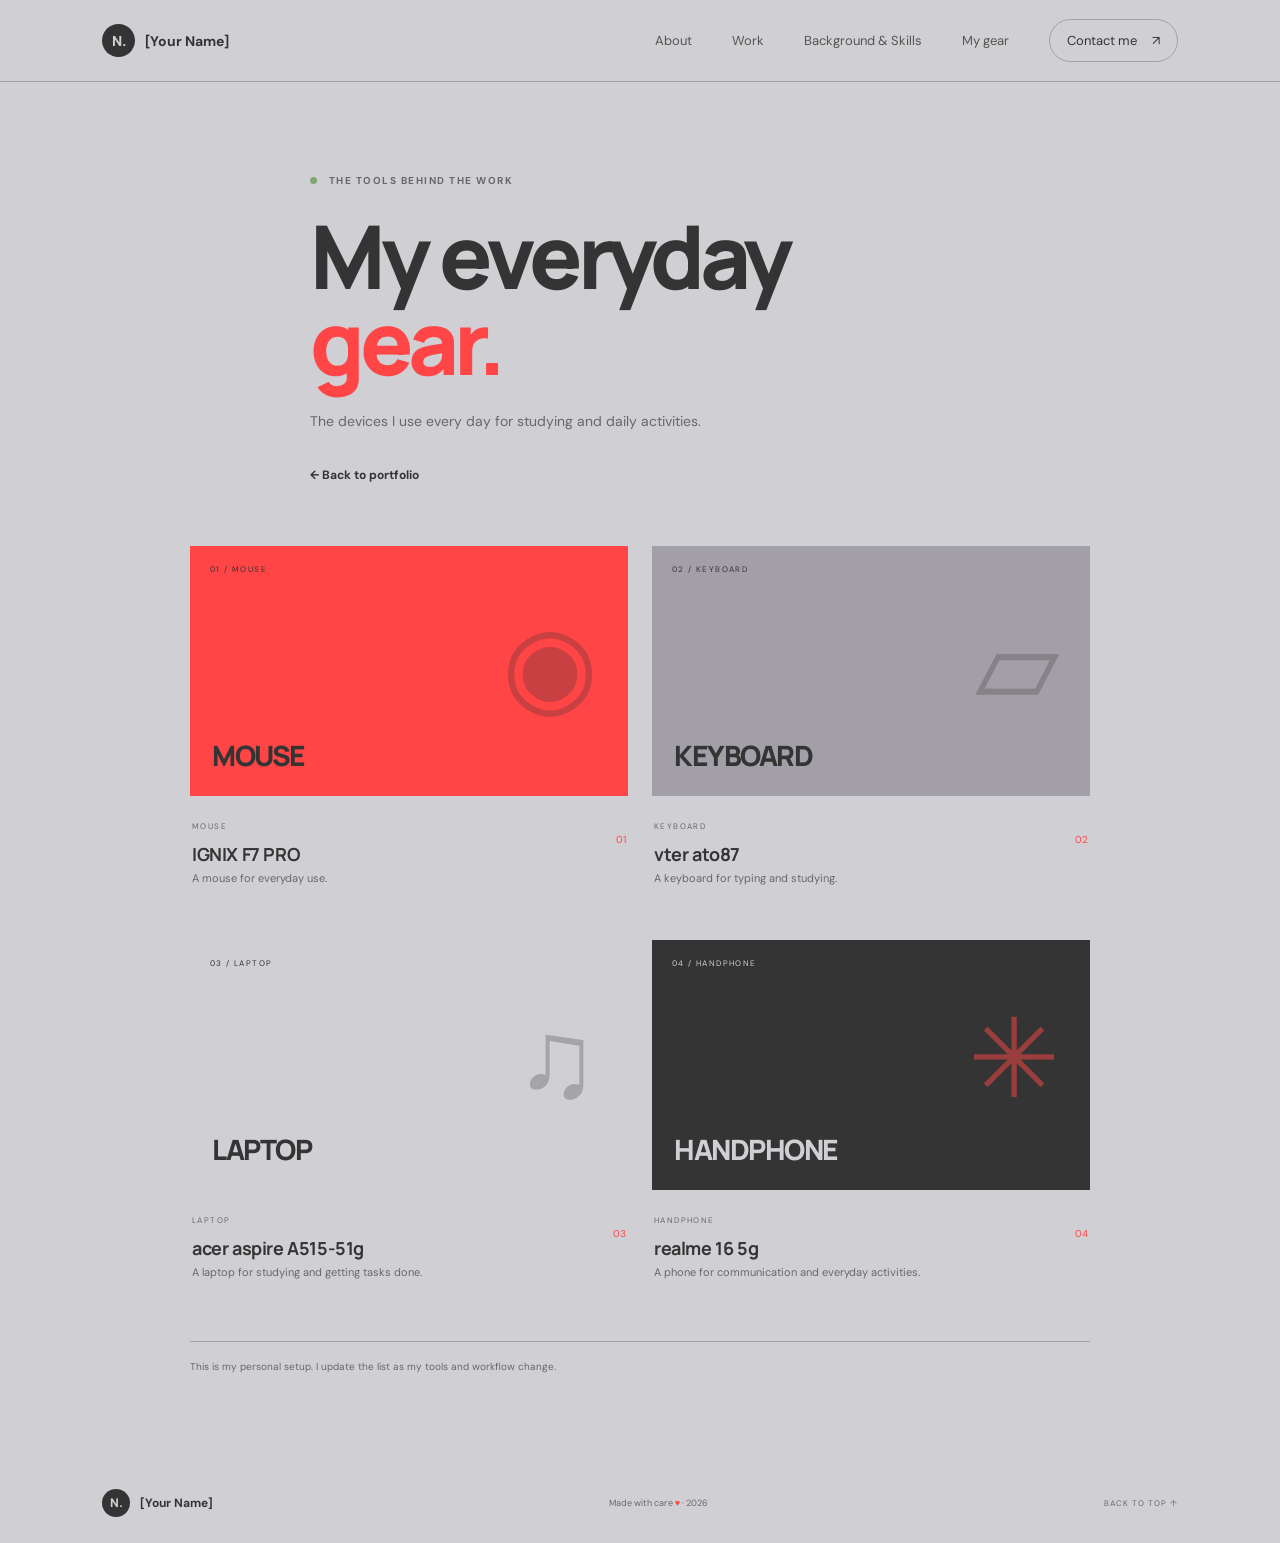
<file: gear.html>
<!doctype html>
<html lang="en">
<head>
  <meta charset="utf-8">
  <meta name="viewport" content="width=device-width, initial-scale=1">
  <meta name="theme-color" content="#d0d0d4">
  <meta name="description" content="A look at the gear I use every day.">
  <title>My Gear</title>
  <link rel="preconnect" href="https://fonts.googleapis.com">
  <link rel="preconnect" href="https://fonts.gstatic.com" crossorigin>
  <link href="https://fonts.googleapis.com/css2?family=DM+Sans:wght@400;500;600;700&family=Manrope:wght@400;500;600;700;800&display=swap" rel="stylesheet">
  <link rel="stylesheet" href="style.css">
  <link rel="stylesheet" href="gear.css">
</head>
<body id="top">
  <header class="topbar">
    <a class="brand" href="index.html"><span class="brand-mark">N.</span><span>[Your Name]</span></a>
    <button class="menu-toggle" aria-label="Open menu" aria-expanded="false">&#9776;</button>
    <nav class="nav-links" aria-label="Main navigation">
      <a href="index.html#about">About</a><a href="index.html#work">Work</a><a href="legacy_work.html">Background &amp; Skills</a><a href="gear.html" aria-current="page">My gear</a><a href="index.html#contact" class="nav-cta">Contact me <span>↗</span></a>
    </nav>
  </header>
  <main class="gear-page">
    <section class="gear-intro">
      <p class="eyebrow"><span class="status-dot"></span> THE TOOLS BEHIND THE WORK</p>
      <h1>My everyday<br><em>gear.</em></h1>
      <p>The devices I use every day for studying and daily activities.</p>
      <a class="gear-back" href="index.html">← Back to portfolio</a>
    </section>
    <section class="gear-list" aria-label="My gear list">
      <article class="gear-card">
        <div class="gear-art gear-camera"><span>01 / MOUSE</span><b>MOUSE</b><i>◉</i></div>
        <div class="gear-copy"><div><span class="gear-category">MOUSE</span><h2>IGNIX F7 PRO</h2><p>A mouse for everyday use.</p></div><span class="gear-number">01</span></div>
      </article>
      <article class="gear-card">
        <div class="gear-art gear-computer"><span>02 / KEYBOARD</span><b>KEYBOARD</b><i>▱</i></div>
        <div class="gear-copy"><div><span class="gear-category">KEYBOARD</span><h2>vter ato87</h2><p>A keyboard for typing and studying.</p></div><span class="gear-number">02</span></div>
      </article>
      <article class="gear-card">
        <div class="gear-art gear-audio"><span>03 / LAPTOP</span><b>LAPTOP</b><i>♫</i></div>
        <div class="gear-copy"><div><span class="gear-category">LAPTOP</span><h2>acer aspire A515-51g</h2><p>A laptop for studying and getting tasks done.</p></div><span class="gear-number">03</span></div>
      </article>
      <article class="gear-card">
        <div class="gear-art gear-carry"><span>04 / HANDPHONE</span><b>HANDPHONE</b><i>✳</i></div>
        <div class="gear-copy"><div><span class="gear-category">HANDPHONE</span><h2>realme 16 5g</h2><p>A phone for communication and everyday activities.</p></div><span class="gear-number">04</span></div>
      </article>
    </section>
    <p class="gear-note">This is my personal setup. I update the list as my tools and workflow change.</p>
  </main>
  <footer><a class="brand" href="index.html"><span class="brand-mark">N.</span><span>[Your Name]</span></a><span>Made with care <span class="heart">♥</span> · 2026</span><a href="#top">BACK TO TOP ↑</a></footer>
  <script src="script.js"></script>
</body>
</html>
</file>
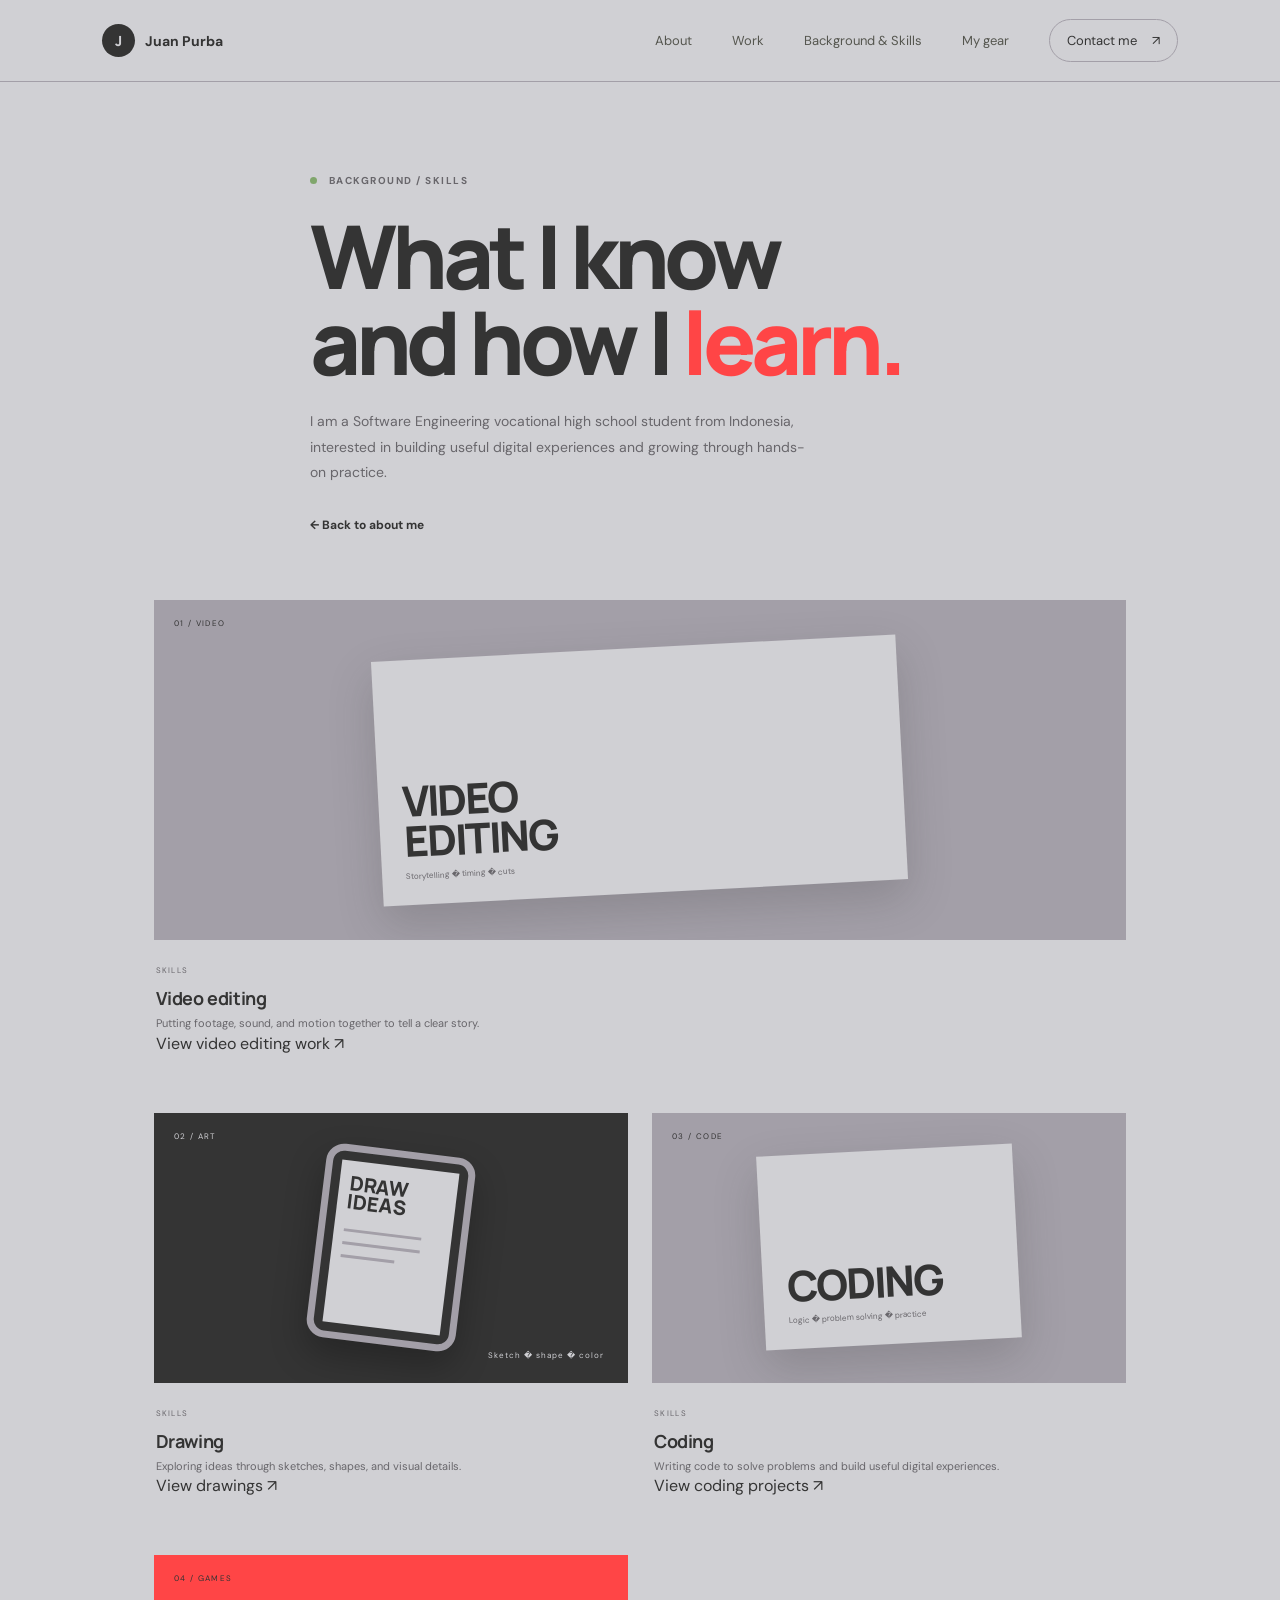
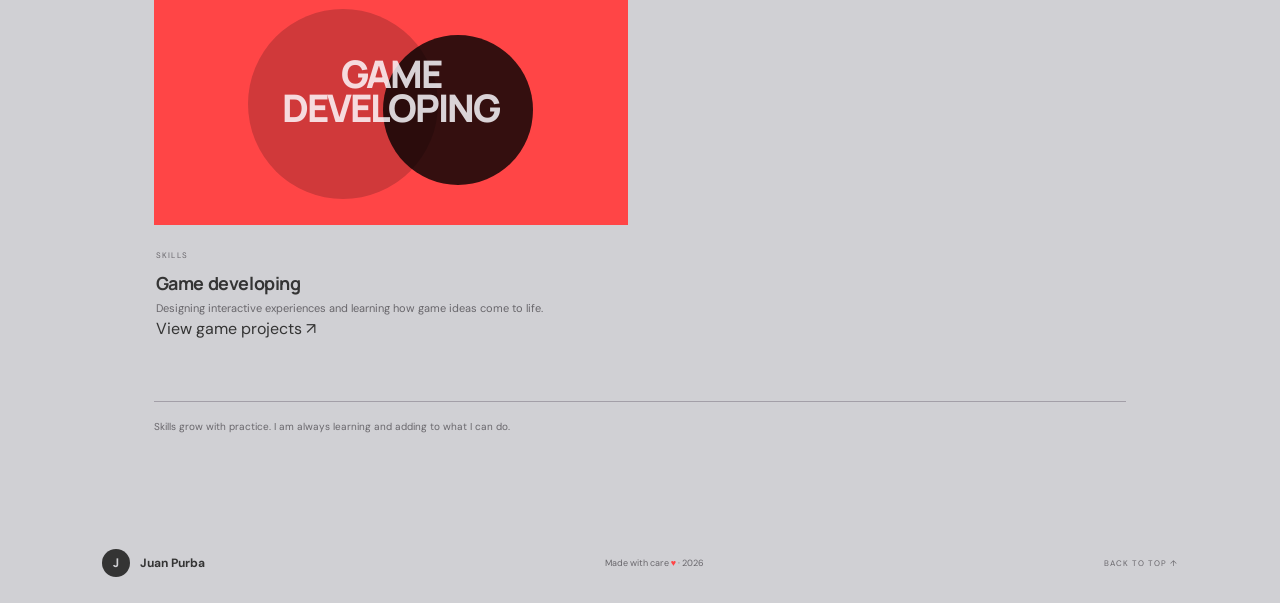
<file: legacy_work.html>
<!doctype html>
<html lang="en">
<head>
  <meta charset="utf-8">
  <meta name="viewport" content="width=device-width, initial-scale=1">
  <meta name="theme-color" content="#d0d0d4">
  <meta name="description" content="Background and skills of Juan Purba.">
  <title>Background & Skills — Juan Purba</title>
  <link rel="preconnect" href="https://fonts.googleapis.com">
  <link rel="preconnect" href="https://fonts.gstatic.com" crossorigin>
  <link href="https://fonts.googleapis.com/css2?family=DM+Sans:wght@400;500;600;700&family=Manrope:wght@400;500;600;700;800&display=swap" rel="stylesheet">
  <link rel="stylesheet" href="style.css">
  <link rel="stylesheet" href="legacy_work.css">
</head>
<body id="top">
  <header class="topbar">
    <a class="brand" href="index.html"><span class="brand-mark">J</span><span>Juan Purba</span></a>
    <button class="menu-toggle" aria-label="Open menu" aria-expanded="false">&#9776;</button>
    <nav class="nav-links" aria-label="Main navigation">
      <a href="index.html#about">About</a><a href="index.html#work">Work</a><a href="legacy_work.html" aria-current="page">Background &amp; Skills</a><a href="gear.html">My gear</a><a href="index.html#contact" class="nav-cta">Contact me <span>↗</span></a>
    </nav>
  </header>
  <main class="legacy-page">
    <section class="legacy-intro">
      <p class="eyebrow"><span class="status-dot"></span> BACKGROUND / SKILLS</p>
      <h1>What I know<br>and how I <em>learn.</em></h1>
      <p>I am a Software Engineering vocational high school student from Indonesia, interested in building useful digital experiences and growing through hands-on practice.</p>
      <a class="legacy-back" href="index.html#about">&larr; Back to about me</a>    </section>
    <section class="legacy-archive" aria-label="Background and skills">
      <article class="legacy-item">
        <div class="legacy-art archive-one"><span class="legacy-index">01 / VIDEO</span><div class="legacy-window"><b>VIDEO<br>EDITING</b><small>Storytelling � timing � cuts</small></div></div>
        <div class="legacy-meta"><div><span>SKILLS</span><h2>Video editing</h2><p>Putting footage, sound, and motion together to tell a clear story.</p><a href="#" aria-label="Add a link for Video editing">View video editing work &#8599;</a></div></div>
      </article>
      <article class="legacy-item">
        <div class="legacy-art archive-three"><span class="legacy-index">02 / ART</span><div class="legacy-device"><div class="device-screen"><span>DRAW<br>IDEAS</span><i></i><i></i><i></i></div></div><span class="device-caption">Sketch � shape � color</span></div>
        <div class="legacy-meta"><div><span>SKILLS</span><h2>Drawing</h2><p>Exploring ideas through sketches, shapes, and visual details.</p><a href="#" aria-label="Add a link for Drawing">View drawings &#8599;</a></div></div>
      </article>
      <article class="legacy-item">
        <div class="legacy-art archive-one"><span class="legacy-index">03 / CODE</span><div class="legacy-window"><b>CODING</b><small>Logic � problem solving � practice</small></div></div>
        <div class="legacy-meta"><div><span>SKILLS</span><h2>Coding</h2><p>Writing code to solve problems and build useful digital experiences.</p><a href="#" aria-label="Add a link for Coding">View coding projects &#8599;</a></div></div>
      </article>
      <article class="legacy-item">
        <div class="legacy-art archive-two"><span class="legacy-index">04 / GAMES</span><div class="legacy-shape shape-a"></div><div class="legacy-shape shape-b"></div><b class="archive-word">GAME<br>DEVELOPING</b></div>
        <div class="legacy-meta"><div><span>SKILLS</span><h2>Game developing</h2><p>Designing interactive experiences and learning how game ideas come to life.</p><a href="#" aria-label="Add a link for Game developing">View game projects &#8599;</a></div></div>
      </article>
    </section>
    <p class="legacy-note">Skills grow with practice. I am always learning and adding to what I can do.</p>
  </main>  <footer><a class="brand" href="index.html"><span class="brand-mark">J</span><span>Juan Purba</span></a><span>Made with care <span class="heart">♥</span> · 2026</span><a href="#top">BACK TO TOP ↑</a></footer>
  <script src="script.js"></script>
</body>
</html>
</file>
<file: style.css>
@import url('https://fonts.googleapis.com/css2?family=DM+Sans:wght@400;500;600;700&family=Manrope:wght@400;500;600;700;800&display=swap');
:root{--palette-red:#ff4546;--palette-light:#d0d0d4;--palette-gray:#a39fa8;--palette-charcoal:#343434;--paper:var(--palette-light);--ink:var(--palette-charcoal);--muted:#68666b;--line:var(--palette-gray);--orange:var(--palette-red);--green:var(--palette-gray)}*{box-sizing:border-box}html{scroll-behavior:smooth}body{margin:0;background:var(--paper);color:var(--ink);font-family:'DM Sans',sans-serif}a{color:inherit;text-decoration:none}.topbar{height:82px;padding:0 8%;display:flex;align-items:center;justify-content:space-between;border-bottom:1px solid var(--line)}.brand{display:flex;align-items:center;gap:10px;font-size:14px;font-weight:700}.brand-mark{width:33px;height:33px;border-radius:50%;display:grid;place-items:center;background:var(--ink);color:var(--paper);font:800 14px Manrope}.nav-links{display:flex;align-items:center;gap:40px;font-size:13px;color:#55564f}.nav-links a:hover,.text-link:hover{color:var(--orange)}.nav-cta{padding:12px 17px;border:1px solid var(--line);border-radius:30px;color:var(--ink)}.nav-cta span{margin-left:12px}.menu-toggle{display:none}.hero{min-height:650px;padding:90px 12% 55px;display:grid;grid-template-columns:1.1fr .9fr;gap:8%;position:relative;align-items:center}.eyebrow{font-size:10px;letter-spacing:1.5px;font-weight:700;color:var(--muted)}.status-dot{display:inline-block;width:7px;height:7px;background:#80a66c;border-radius:50%;margin-right:8px}.hero h1{font:800 clamp(52px,7vw,88px)/1.04 Manrope;letter-spacing:-5px;margin:30px 0 15px}.name{color:var(--orange)}.period{color:var(--ink)}.role{font-size:17px;font-weight:600;margin:0 0 14px}.intro{font-size:14px;line-height:1.8;color:var(--muted);max-width:410px}.hero-actions{display:flex;align-items:center;gap:28px;margin-top:28px;font-size:12px;font-weight:600}.button{padding:15px 20px;border-radius:30px}.button-dark{background:var(--ink);color:white}.button-dark span{padding-left:16px}.text-link span{padding-left:7px}.socials{display:flex;align-items:center;gap:16px;margin-top:50px;font-size:11px}.socials>span{font-size:9px;letter-spacing:1.4px;color:#98988f;margin-right:6px}.socials a{font-size:10px;border-bottom:1px solid var(--line);padding-bottom:3px}.hero-visual{height:420px;position:relative;background:#e5e2d8;overflow:hidden}.portrait-placeholder{position:absolute;inset:0;width:100%;height:100%;display:block;object-fit:cover;background:#e5e2d8}.visual-note{position:absolute;bottom:23px;left:-20px;background:var(--paper);padding:15px 18px;display:flex;gap:12px;align-items:center;font-weight:700;font-size:9px;letter-spacing:1px;box-shadow:0 8px 30px #34342a12}.visual-note small{display:inline-block;margin-top:5px;font-size:10px;letter-spacing:0;font-weight:400;color:var(--muted)}.note-star{font-size:23px;color:var(--orange)}.visual-index{position:absolute;right:18px;bottom:20px;color:white;font-size:10px;letter-spacing:2px}.scroll-cue{position:absolute;left:12%;bottom:25px;display:flex;align-items:center;gap:12px;font-size:8px;letter-spacing:1.6px;color:var(--muted)}.scroll-cue span{display:inline-block;height:1px;width:35px;background:var(--orange)}.section{padding:100px 12%;border-top:1px solid var(--line)}.section-label{font-size:9px;letter-spacing:1.6px;color:var(--muted);font-weight:700}.section-label span{color:var(--orange);margin-right:13px}.about-content{display:grid;grid-template-columns:1fr 1fr;gap:9%;margin-top:48px}.section h2{font:700 clamp(36px,4.5vw,56px)/1.17 Manrope;letter-spacing:-2.7px;margin:0}.section h2 em{color:var(--orange);font-style:normal}.about-details{font-size:13px;line-height:1.85;color:var(--muted)}.about-details p{margin:0 0 16px}.about-details strong{color:var(--ink)}.bio-grid{border-top:1px solid var(--line);margin-top:30px;padding-top:22px;display:grid;grid-template-columns:1fr 1fr;gap:24px 14px}.bio-grid div{display:flex;flex-direction:column;gap:7px}.bio-grid span{font-size:8px;letter-spacing:1.4px;color:#9a9a91}.bio-grid strong,.bio-grid a{font-size:11px;color:var(--ink);font-weight:600}.work{background:#a39fa8}.work-heading{display:flex;justify-content:space-between;align-items:end;margin:44px 0 40px}.work-heading>p{font-size:12px;line-height:1.7;color:var(--muted)}.project-grid{display:grid;grid-template-columns:repeat(3,1fr);gap:20px}.project-art{height:260px;position:relative;overflow:hidden;display:grid;place-items:center}.art-one{background:#d0d0d4}.art-two{background:#ff4546}.art-three{background:#a39fa8}.art-tag{position:absolute;top:16px;left:16px;font-size:8px;letter-spacing:1px;z-index:1}.mock-window{width:69%;height:68%;background:#d0d0d4;padding:13px 15px;box-shadow:0 12px 35px #383c3030;transform:rotate(-4deg);position:relative}.mock-dots{font-size:6px;color:#d27c62;letter-spacing:2px}.mock-heading{font:700 24px/1.1 Manrope;margin-top:15px;letter-spacing:-1px}.mock-heading i{color:#758766}.mock-line{height:1px;background:#ddd;margin-top:13px}.mock-button{display:inline-block;margin-top:12px;background:#343434;color:white;padding:6px 9px;font-size:6px;letter-spacing:1px}.poster{width:58%;height:72%;background:#ff4546;color:#fff7e8;padding:20px;display:flex;flex-direction:column;justify-content:space-between;transform:rotate(4deg);box-shadow:0 12px 35px #713e2b40}.poster span{font-size:8px;letter-spacing:2px}.poster b{font:800 26px/1 Manrope;letter-spacing:-1.5px}.poster small{font-size:7px}.floating-spark{position:absolute;right:13%;top:18%;font-size:28px;color:#fff4d8}.orbit{position:absolute;border:1px solid #6a705c;border-radius:50%;width:190px;height:95px;transform:rotate(-35deg)}.orbit-b{transform:rotate(50deg);width:155px;height:150px}.orbit-core{width:74px;height:74px;border-radius:50%;background:#343434;color:#d0d0d4;display:grid;place-items:center;text-align:center;font:700 10px/1.2 Manrope;letter-spacing:1px}.orbit-label{position:absolute;bottom:17%;font-size:7px;letter-spacing:2px;color:#686d5d}.project-info{display:flex;justify-content:space-between;align-items:center;padding:15px 2px}.project-info h3{font-size:12px;margin:0 0 5px}.project-info p{font-size:10px;color:var(--muted);margin:0}.project-info>a{font-size:18px}.project-hint{text-align:center;color:#98988f;font-size:10px;margin:26px 0 0}.contact{background:#343434;color:var(--paper)}.contact .section-label{color:#aaa99f}.contact-main{display:flex;justify-content:space-between;align-items:end;padding:55px 0 70px}.contact-main .eyebrow{color:#aaa99f}.contact-main h2{font-size:clamp(48px,7vw,78px)}.contact-main h2 em{color:#ff4546}.contact-button{background:var(--paper);color:var(--ink);padding:17px 22px;border-radius:40px;font-size:12px;font-weight:700}.contact-button span{margin-left:22px}.contact-bottom{border-top:1px solid #ffffff25;padding-top:18px;display:flex;justify-content:space-between;font-size:11px;color:#aaa99f}.contact-bottom a{color:var(--paper)}footer{padding:26px 8%;display:flex;align-items:center;justify-content:space-between;font-size:9px;color:var(--muted)}footer .brand{color:var(--ink);font-size:12px}footer .brand-mark{width:28px;height:28px;font-size:12px}footer>a:last-child{letter-spacing:1px;font-size:8px}.heart{color:var(--orange)}
@media(max-width:800px){.topbar{height:70px;padding:0 6%}.menu-toggle{display:block;border:0;background:none;font-size:20px;color:var(--ink);cursor:pointer}.nav-links{display:none;position:absolute;z-index:5;top:69px;left:0;right:0;background:var(--paper);padding:24px 7%;border-bottom:1px solid var(--line);flex-direction:column;align-items:flex-start;gap:22px}.nav-links.open{display:flex}.hero{padding:75px 8% 70px;grid-template-columns:1fr;gap:45px}.hero h1{font-size:68px}.hero-visual{height:370px;margin:0 5%}.scroll-cue{left:8%}.section{padding:75px 8%}.about-content{grid-template-columns:1fr;gap:25px;margin-top:35px}.work-heading{align-items:start;gap:20px;flex-direction:column}.project-grid{grid-template-columns:1fr 1fr}.project-art{height:230px}.contact-main{align-items:flex-start;gap:30px;flex-direction:column;padding:40px 0 48px}}@media(max-width:520px){.hero h1{font-size:58px;letter-spacing:-3px}.hero-visual{height:310px;margin:0}.section{padding:65px 7%}.project-grid{grid-template-columns:1fr;gap:10px}.project-art{height:270px}.contact-main h2{font-size:57px}.contact-bottom{flex-direction:column;gap:10px}footer{padding:22px 7%;gap:14px;flex-wrap:wrap}footer>span{order:3;width:100%}}


/* Selected work carousel */
.project-carousel{display:grid;grid-template-columns:44px minmax(0,1fr) 44px;align-items:center;gap:14px;}
.project-grid{display:block;overflow:hidden;padding:14px 0 22px;}
.project-track{display:flex;align-items:stretch;gap:20px;transition:transform .65s cubic-bezier(.22,.75,.25,1);will-change:transform;}
.project-card{flex:0 0 76%;min-width:0;opacity:.38;transform:scale(.88);filter:saturate(.55);transition:opacity .55s ease,transform .65s cubic-bezier(.22,.75,.25,1),filter .55s ease;transform-origin:center center;}
.project-card.is-selected{opacity:1;transform:scale(1);filter:saturate(1);}
.project-card .project-art{height:clamp(260px,34vw,390px);}
.project-card.is-selected .project-art{box-shadow:0 18px 45px #34343425;}
.carousel-control{width:42px;height:42px;border:1px solid #34343455;border-radius:50%;background:transparent;color:var(--ink);font-size:22px;cursor:pointer;transition:background .2s ease,color .2s ease,transform .2s ease;}
.carousel-control:hover{background:var(--ink);color:var(--paper);transform:scale(1.06);}
.carousel-control:focus-visible,.carousel-dot:focus-visible{outline:2px solid var(--orange);outline-offset:4px;}
.carousel-pagination{display:flex;justify-content:center;gap:9px;margin-top:4px;}
.carousel-dot{width:7px;height:7px;padding:0;border:0;border-radius:50%;background:#34343455;cursor:pointer;transition:width .3s ease,background .3s ease;}
.carousel-dot.is-selected{width:25px;border-radius:8px;background:var(--orange);}
@media(max-width:800px){.project-carousel{grid-template-columns:34px minmax(0,1fr) 34px;gap:8px;}.carousel-control{width:34px;height:34px;font-size:18px;}.project-card{flex-basis:88%;}}
@media(max-width:520px){.project-card{flex-basis:92%;}.project-card .project-art{height:270px;}}
@media(prefers-reduced-motion:reduce){.project-track,.project-card,.carousel-control,.carousel-dot{transition:none;}}.project-open{position:absolute;right:16px;bottom:16px;z-index:2;width:38px;height:38px;display:grid;place-items:center;border-radius:50%;background:var(--ink);color:var(--paper);font-size:20px;opacity:0;transform:translateY(5px);transition:opacity .3s ease,transform .3s ease;}
.project-card.is-selected .project-open,.project-card:hover .project-open,.project-card:focus-within .project-open{opacity:1;transform:translateY(0);}
.project-open:focus-visible{outline:2px solid var(--orange);outline-offset:4px;}
.project-image{position:absolute;inset:0;width:100%;height:100%;object-fit:cover;}
.project-art .art-tag{z-index:1;}
</file>
<file: gear.css>
.gear-page{padding:82px 12% 90px}.gear-intro{max-width:660px;margin:0 auto 62px}.gear-intro h1{font:800 clamp(56px,8vw,88px)/.98 Manrope;letter-spacing:-5px;margin:25px 0}.gear-intro h1 em{font-style:normal;color:var(--orange)}.gear-intro>p:not(.eyebrow){max-width:490px;color:var(--muted);font-size:14px;line-height:1.8}.gear-back{display:inline-block;margin-top:18px;font-size:12px;font-weight:700}.gear-back:hover{color:var(--orange)}.gear-list{max-width:900px;margin:0 auto;display:grid;grid-template-columns:1fr 1fr;gap:38px 24px}.gear-art{height:250px;position:relative;overflow:hidden;display:flex;align-items:flex-end;padding:22px;color:var(--ink)}.gear-art>span{position:absolute;top:18px;left:20px;font-size:8px;letter-spacing:1.4px}.gear-art>b{font:800 28px Manrope;letter-spacing:-1.5px;position:relative;z-index:1}.gear-art>i{position:absolute;font-style:normal;font-size:110px;right:30px;top:48px;color:#34343445}.gear-camera{background:#ff4546}.gear-computer{background:#a39fa8}.gear-audio{background:#d0d0d4}.gear-carry{background:#343434;color:#d0d0d4}.gear-carry>i{color:#ff454680}.gear-copy{display:flex;justify-content:space-between;padding:17px 2px}.gear-category{font-size:8px;letter-spacing:1.4px;color:var(--muted)}.gear-copy h2{font:700 18px Manrope;margin:8px 0 5px;letter-spacing:-.4px}.gear-copy p{font-size:11px;color:var(--muted);margin:0}.gear-number{font-size:10px;color:var(--orange);padding-top:20px}.gear-note{max-width:900px;margin:45px auto 0;border-top:1px solid var(--line);padding-top:18px;color:var(--muted);font-size:10px}@media(max-width:800px){.gear-page{padding:70px 8%}.gear-list{gap:25px 16px}}@media(max-width:560px){.gear-page{padding:58px 7%}.gear-intro h1{letter-spacing:-3px}.gear-list{grid-template-columns:1fr}.gear-art{height:230px}.gear-note{margin-top:30px}}
</file>
<file: legacy_work.css>
.legacy-page{padding:82px 12% 90px}.legacy-intro{max-width:660px;margin:0 auto 66px}.legacy-intro h1{font:800 clamp(56px,8vw,88px)/.98 Manrope;letter-spacing:-5px;margin:25px 0}.legacy-intro h1 em{font-style:normal;color:var(--orange)}.legacy-intro>p:not(.eyebrow){max-width:500px;color:var(--muted);font-size:14px;line-height:1.8}.legacy-back{display:inline-block;margin-top:18px;font-size:12px;font-weight:700}.legacy-back:hover{color:var(--orange)}.legacy-archive{max-width:1000px;margin:0 auto;display:grid;grid-template-columns:1fr 1fr;gap:42px 24px}.legacy-item:first-child{grid-column:1/-1}.legacy-art{height:270px;position:relative;overflow:hidden;display:grid;place-items:center}.legacy-item:first-child .legacy-art{height:340px}.legacy-index{position:absolute;top:18px;left:20px;font-size:8px;letter-spacing:1.4px;z-index:2}.archive-one{background:#a39fa8}.archive-two{background:#ff4546}.archive-three{background:#343434;color:#d0d0d4}.legacy-window{width:54%;height:72%;padding:24px;background:#d0d0d4;box-shadow:0 18px 45px #34343435;transform:rotate(-3deg);display:flex;flex-direction:column;align-items:flex-start}.legacy-window i{display:inline-block;width:5px;height:5px;border-radius:50%;background:#ff4546;margin-right:4px}.legacy-window b{font:800 clamp(24px,4vw,42px)/.95 Manrope;letter-spacing:-2px;margin-top:auto}.legacy-window small{font-size:8px;margin-top:9px;color:#68666b}.legacy-shape{position:absolute;border-radius:50%;mix-blend-mode:multiply}.shape-a{width:190px;height:190px;background:#d0d0d4;left:20%;top:20%}.shape-b{width:150px;height:150px;background:#343434;right:20%;bottom:15%}.archive-word{z-index:1;font:800 38px/.9 Manrope;letter-spacing:-2px;color:#d0d0d4;text-align:center;mix-blend-mode:screen}.legacy-device{width:150px;height:195px;border:7px solid #a39fa8;border-radius:18px;padding:9px;transform:rotate(7deg);box-shadow:0 16px 35px #0004}.device-screen{height:100%;background:#d0d0d4;color:#343434;padding:14px 10px;display:flex;flex-direction:column;gap:10px}.device-screen span{font:800 20px/.9 Manrope;margin-bottom:8px}.device-screen i{height:3px;background:#a39fa8;width:80%}.device-screen i:last-child{width:55%}.device-caption{position:absolute;bottom:23px;right:24px;color:#d0d0d4;font-size:8px;letter-spacing:1px}.legacy-meta{display:flex;justify-content:space-between;gap:15px;padding:17px 2px}.legacy-meta>div>span{font-size:8px;letter-spacing:1.3px;color:var(--muted)}.legacy-meta h2{font:700 18px Manrope;letter-spacing:-.4px;margin:8px 0 5px}.legacy-meta p{font-size:11px;line-height:1.6;color:var(--muted);margin:0;max-width:420px}.legacy-arrow{font-size:18px;padding-top:15px}.legacy-note{max-width:1000px;margin:45px auto 0;border-top:1px solid var(--line);padding-top:18px;color:var(--muted);font-size:10px}@media(max-width:800px){.legacy-page{padding:70px 8%}.legacy-item:first-child .legacy-art{height:290px}.legacy-archive{gap:30px 16px}}@media(max-width:560px){.legacy-page{padding:58px 7%}.legacy-intro h1{letter-spacing:-3px}.legacy-archive{grid-template-columns:1fr;gap:25px}.legacy-item:first-child{grid-column:auto}.legacy-item:first-child .legacy-art,.legacy-art{height:250px}.legacy-window{width:68%}}
</file>
